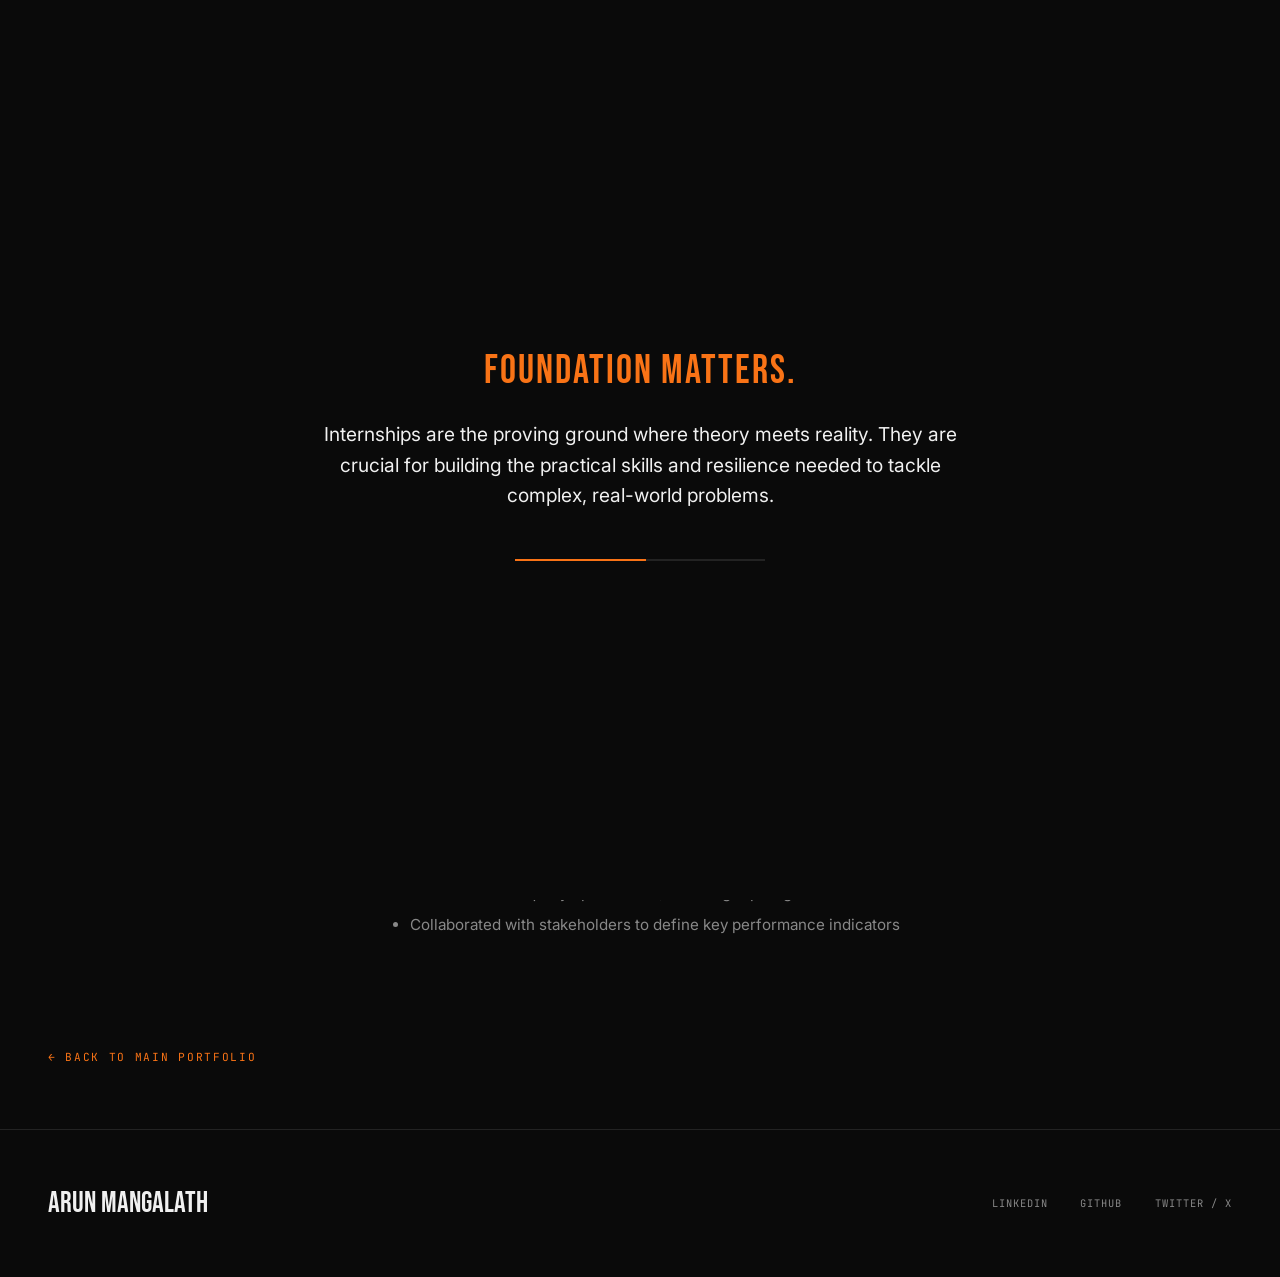
<file: internships.html>
<!DOCTYPE html>
<html lang="en">

<head>
  <meta charset="UTF-8">
  <meta name="viewport" content="width=device-width, initial-scale=1.0">
  <title>Arun M — Internships</title>
  <meta name="description" content="Arun M's early career and internships.">
  <link rel="preconnect" href="https://fonts.googleapis.com">
  <link href="https://fonts.googleapis.com/css2?family=Bebas+Neue&family=Inter:wght@400;500;600&family=JetBrains+Mono:wght@400;500&display=swap" rel="stylesheet">
  <style>
    :root {
      --bg: #0a0a0a;
      --fg: #f0f0f0;
      --muted: #888;
      --accent: #f97316;
      --border: rgba(255, 255, 255, 0.1);
      --mono: 'JetBrains Mono', monospace;
      --sans: 'Inter', sans-serif;
      --display: 'Bebas Neue', sans-serif;
    }

    * {
      margin: 0;
      padding: 0;
      box-sizing: border-box;
    }

    html {
      scroll-behavior: smooth;
    }

    body {
      background: var(--bg);
      color: var(--fg);
      font-family: var(--sans);
      overflow-x: hidden;
      -webkit-font-smoothing: antialiased;
    }

    /* NAV */
    nav {
      position: fixed;
      top: 0;
      left: 0;
      right: 0;
      z-index: 200;
      padding: 1.8rem 3rem;
      display: flex;
      justify-content: space-between;
      align-items: center;
      background: rgba(10, 10, 10, 0.8);
      backdrop-filter: blur(10px);
    }

    .nav-logo {
      font-family: var(--mono);
      font-size: 0.75rem;
      letter-spacing: 0.15em;
      color: var(--fg);
      text-transform: uppercase;
    }

    .nav-links {
      display: flex;
      gap: 2rem;
    }

    .nav-links a {
      font-family: var(--mono);
      font-size: 0.72rem;
      letter-spacing: 0.1em;
      text-transform: uppercase;
      color: var(--muted);
      text-decoration: none;
      transition: color .3s;
    }

    .nav-links a:hover {
      color: var(--fg);
    }

    /* PRELOADER */
    #preloader {
      position: fixed;
      inset: 0;
      background: var(--bg);
      z-index: 9999;
      display: flex;
      flex-direction: column;
      justify-content: center;
      align-items: center;
      padding: 2rem;
      text-align: center;
      transition: opacity 0.8s ease, visibility 0.8s ease;
    }

    .preloader-msg {
      font-family: var(--sans);
      font-size: 1.2rem;
      color: var(--fg);
      margin-bottom: 3rem;
      max-width: 650px;
      line-height: 1.6;
    }

    .preloader-msg span {
      color: var(--accent);
      font-family: var(--display);
      font-size: 2.5rem;
      letter-spacing: 0.05em;
      display: block;
      margin-bottom: 1rem;
    }

    .loading-bar-container {
      width: 250px;
      height: 2px;
      background: var(--border);
      position: relative;
    }

    .loading-bar {
      position: absolute;
      top: 0;
      left: 0;
      height: 100%;
      width: 0%;
      background: var(--accent);
      transition: width 0.1s linear;
    }

    /* MAIN CONTENT */
    main {
      position: relative;
      z-index: 10;
      padding-top: 8rem;
    }

    .scene {
      min-height: 100vh;
      display: flex;
      flex-direction: column;
      justify-content: flex-start;
      padding: 4rem 3rem;
    }

    h2 {
      font-family: var(--display);
      font-size: clamp(3.5rem, 9vw, 8rem);
      line-height: .9;
      color: var(--fg);
      margin-bottom: 2.5rem;
    }

    h3 {
      font-size: 1.1rem;
      font-weight: 600;
      color: var(--fg);
      margin-bottom: .5rem;
    }

    p {
      font-size: 1rem;
      line-height: 1.8;
      color: var(--muted);
    }

    .sec-label {
      font-family: var(--mono);
      font-size: 0.72rem;
      letter-spacing: .2em;
      text-transform: uppercase;
      color: var(--accent);
      margin-bottom: 1.2rem;
      display: block;
    }

    /* Exp */
    .exp-logo-link {
      display: inline-block;
      margin-bottom: 1.2rem;
      transition: opacity 0.3s ease;
    }
    .exp-logo-link:hover {
      opacity: 0.8;
    }
    .exp-logo {
      height: 36px;
      max-width: 160px;
      object-fit: contain;
      background: rgba(255, 255, 255, 0.95);
      padding: 0.4rem 0.8rem;
      border-radius: 6px;
    }

    .exp-card {
      max-width: 900px;
      border-top: 1px solid var(--border);
      padding: 2.5rem 0;
      display: grid;
      grid-template-columns: 1fr 2fr;
      gap: 4rem;
    }

    .exp-co {
      font-family: var(--mono);
      font-size: 0.72rem;
      letter-spacing: .08em;
      text-transform: uppercase;
      color: var(--accent);
    }

    .exp-period {
      font-family: var(--mono);
      font-size: 0.68rem;
      color: var(--muted);
      margin-top: .3rem;
    }

    .exp-body ul {
      padding-left: 1.2rem;
      line-height: 2.1;
      color: var(--muted);
      font-size: .95rem;
    }

    /* Footer */
    footer {
      border-top: 1px solid var(--border);
      padding: 3.5rem 3rem;
      display: flex;
      justify-content: space-between;
      align-items: center;
      position: relative;
      z-index: 10;
    }

    .foot-name {
      font-family: var(--display);
      font-size: 1.8rem;
      color: var(--fg);
    }

    .foot-links {
      display: flex;
      gap: 2rem;
    }

    .foot-links a {
      font-family: var(--mono);
      font-size: .65rem;
      letter-spacing: .1em;
      text-transform: uppercase;
      color: var(--muted);
      text-decoration: none;
      transition: color .3s;
    }

    .foot-links a:hover {
      color: var(--fg);
    }

    /* Reveal */
    .reveal {
      opacity: 0;
      transform: translateY(28px);
      transition: opacity .9s cubic-bezier(.16, 1, .3, 1), transform .9s cubic-bezier(.16, 1, .3, 1);
    }

    .reveal.up {
      opacity: 1;
      transform: translateY(0);
    }

    @media(max-width:768px) {
      nav {
        padding: 1.5rem;
      }

      .exp-card {
        grid-template-columns: 1fr;
      }

      .scene {
        padding: 4rem 1.5rem;
      }

      footer {
        flex-direction: column;
        gap: 1.5rem;
        text-align: center;
      }
    }
  </style>
</head>

<body>

  <!-- PRELOADER -->
  <div id="preloader">
    <div class="preloader-msg">
      <span>FOUNDATION MATTERS.</span>
      Internships are the proving ground where theory meets reality. They are crucial for building the practical skills and resilience needed to tackle complex, real-world problems.
    </div>
    <div class="loading-bar-container">
      <div class="loading-bar" id="loadingBar"></div>
    </div>
  </div>

  <nav>
    <div class="nav-logo">Arun M — Internships</div>
    <div class="nav-links">
      <a href="index.html#about">About</a>
      <a href="index.html#work">Work</a>
      <a href="index.html#projects">Projects</a>
      <a href="index.html#skills">Skills</a>
    </div>
  </nav>

  <main>
    <section class="scene">
      <span class="sec-label reveal">The Journey</span>
      <h2 class="reveal">EARLY<br>EXPERIENCE.</h2>
      
      <div class="exp-card reveal">
        <div>
          <div class="exp-co">Tech Innovation Labs</div>
          <h3 style="margin-top:.5rem;">Data Science Intern</h3>
          <div class="exp-period">Jan 2024 — May 2024</div>
        </div>
        <div class="exp-body">
          <p style="color:var(--fg);font-weight:500;margin-bottom:1rem;">Predictive Modeling</p>
          <ul>
            <li>Developed baseline machine learning models to forecast operational metrics</li>
            <li>Conducted extensive exploratory data analysis (EDA) to identify core features</li>
            <li>Built an automated data pipeline to clean and preprocess raw datasets</li>
          </ul>
        </div>
      </div>

      <div class="exp-card reveal">
        <div>
          <div class="exp-co">Global Analytics Inc.</div>
          <h3 style="margin-top:.5rem;">Data Analyst Intern</h3>
          <div class="exp-period">Jun 2023 — Aug 2023</div>
        </div>
        <div class="exp-body">
          <p style="color:var(--fg);font-weight:500;margin-bottom:1rem;">Business Intelligence</p>
          <ul>
            <li>Created interactive Power BI dashboards for real-time monitoring</li>
            <li>Assisted in SQL query optimization, reducing report generation time</li>
            <li>Collaborated with stakeholders to define key performance indicators</li>
          </ul>
        </div>
      </div>
      
      <div style="margin-top: 4rem;" class="reveal">
        <a href="index.html#work" style="font-family:var(--mono);font-size:.7rem;letter-spacing:.15em;text-transform:uppercase;color:var(--accent);text-decoration:none;display:inline-flex;align-items:center;gap:.5rem;">
          ← Back to Main Portfolio
        </a>
      </div>
    </section>
  </main>

  <footer>
    <div class="foot-name">ARUN MANGALATH</div>
    <div class="foot-links">
      <a href="#">LinkedIn</a>
      <a href="#">GitHub</a>
      <a href="#">Twitter / X</a>
    </div>
  </footer>

  <script>
    document.addEventListener('DOMContentLoaded', () => {
      // Preloader logic
      const bar = document.getElementById('loadingBar');
      const preloader = document.getElementById('preloader');
      let width = 0;
      
      const interval = setInterval(() => {
        width += Math.random() * 15;
        if (width >= 100) {
          width = 100;
          bar.style.width = width + '%';
          clearInterval(interval);
          setTimeout(() => {
            preloader.style.opacity = '0';
            preloader.style.visibility = 'hidden';
            
            // Trigger reveals after preloader hides
            setTimeout(() => {
              document.querySelectorAll('.reveal').forEach(el => el.classList.add('up'));
            }, 100);
          }, 600);
        } else {
          bar.style.width = width + '%';
        }
      }, 150);

      // Reveal observer for scroll (if content overflows)
      const ro = new IntersectionObserver(
        e => e.forEach(x => { if (x.isIntersecting) x.target.classList.add('up'); }),
        { threshold: 0.1 }
      );
      document.querySelectorAll('.reveal').forEach(el => ro.observe(el));
    });
  </script>
</body>
</html>
</file>
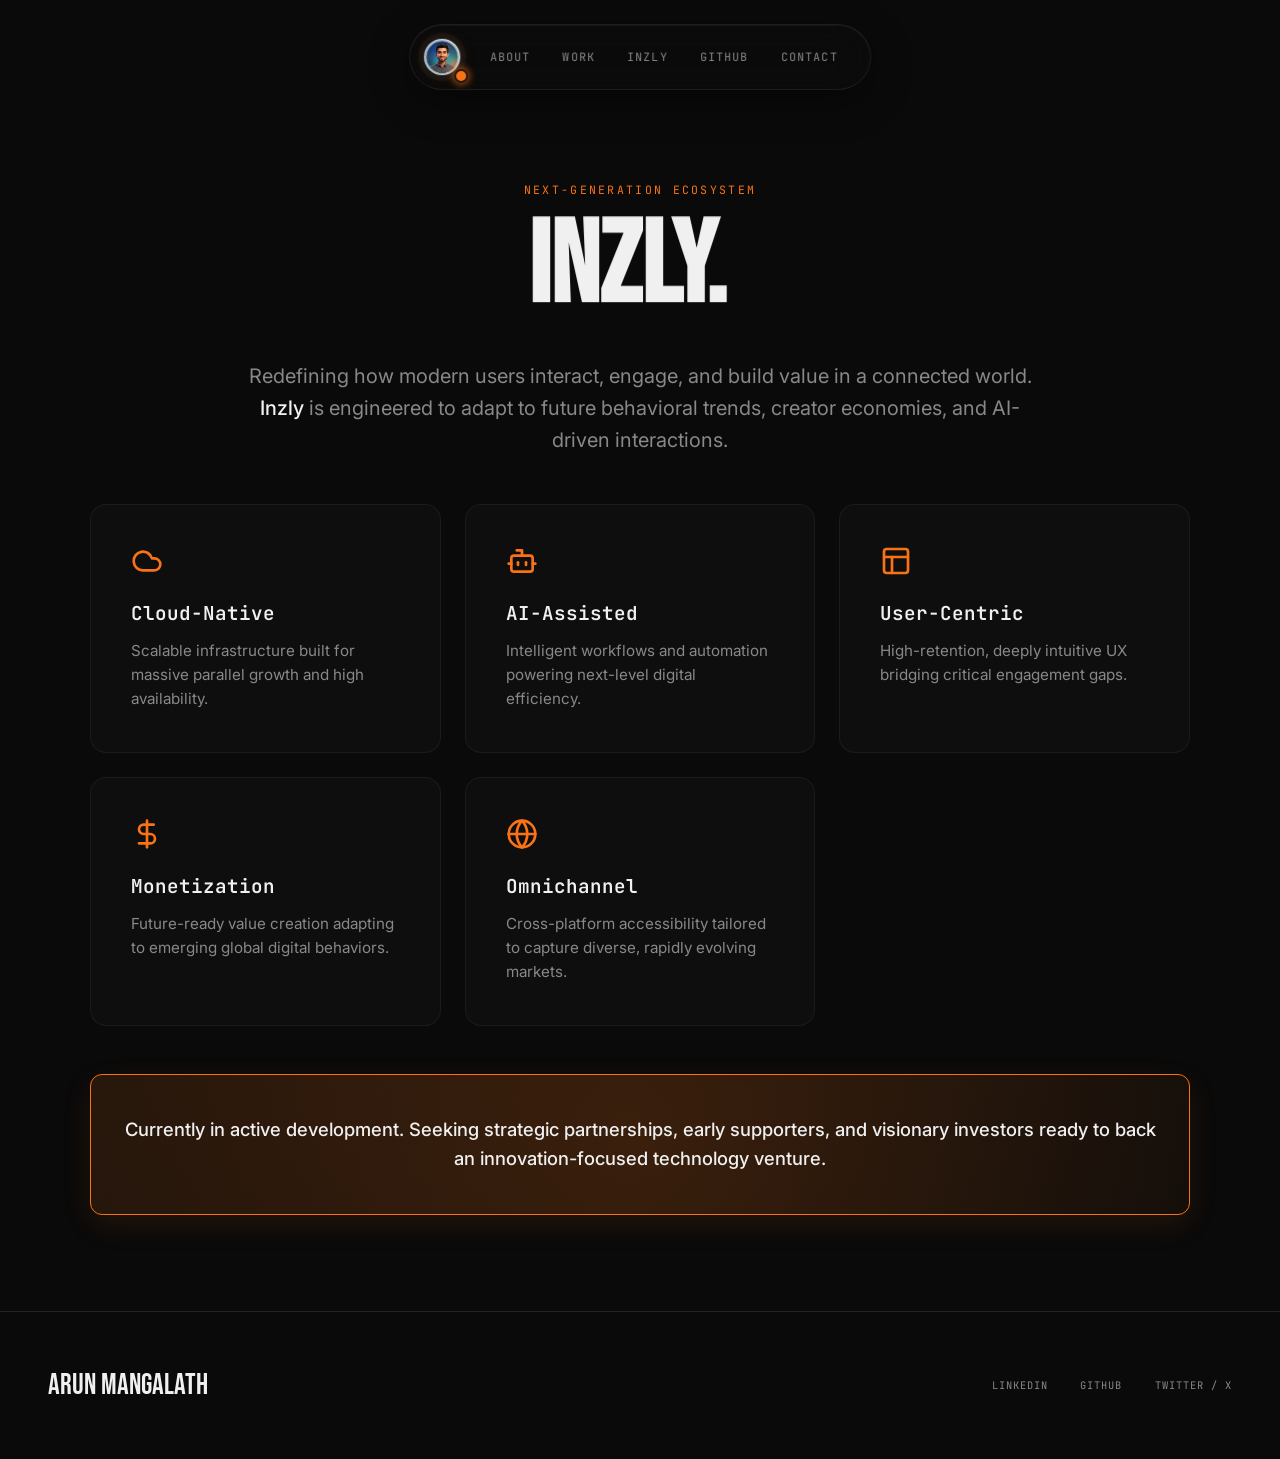
<file: inzly.html>
<!DOCTYPE html>
<html lang="en">

<head>
  <meta charset="UTF-8">
  <meta name="viewport" content="width=device-width, initial-scale=1.0">
  <title>Arun M — Data Scientist & AI Builder</title>
  <meta name="description" content="Arun M — Data Scientist, AI Builder, Founder of Inzly & Vizify.">
  <link rel="icon" type="image/png" href="nav_avatar.png">
  <link rel="preconnect" href="https://fonts.googleapis.com">
  <link rel="preconnect" href="https://fonts.gstatic.com" crossorigin>
  <link
    href="https://fonts.googleapis.com/css2?family=Bebas+Neue&family=Inter:wght@400;500;600;700&family=JetBrains+Mono:wght@400;500&display=swap"
    rel="stylesheet">
  <style>
    :root {
      --bg: #0a0a0a;
      --fg: #f0f0f0;
      --muted: #888;
      --accent: #f97316;
      --border: rgba(255, 255, 255, 0.1);
      --mono: 'JetBrains Mono', monospace;
      --sans: 'Inter', sans-serif;
      --display: 'Bebas Neue', sans-serif;
    }

    * {
      margin: 0;
      padding: 0;
      box-sizing: border-box;
    }

    html {
      scroll-behavior: smooth;
    }

    body {
      background: var(--bg);
      color: var(--fg);
      font-family: var(--sans);
      overflow-x: hidden;
      -webkit-font-smoothing: antialiased;
    }

    /* DYNAMIC ISLAND NAV */
    nav {
      position: fixed;
      top: 1.5rem;
      left: 50%;
      transform: translateX(-50%);
      z-index: 900;
      display: flex;
      align-items: center;
      background: rgba(12, 12, 12, 0.7);
      backdrop-filter: blur(24px);
      -webkit-backdrop-filter: blur(24px);
      border: 1px solid rgba(255, 255, 255, 0.08);
      border-radius: 100px;
      padding: 0.5rem;
      transition: all 0.6s cubic-bezier(0.22, 1, 0.36, 1);
      box-shadow: 0 10px 40px rgba(0, 0, 0, 0.4), inset 0 1px 0 rgba(255, 255, 255, 0.05);
      overflow: hidden;
    }

    nav.nav-hidden {
      transform: translate(-50%, -150%);
      opacity: 0;
      pointer-events: none;
    }

    .nav-logo {
      background: rgba(255, 255, 255, 0.03);
      padding: 0.3rem;
      border-radius: 50%;
      cursor: default;
      display: flex;
      align-items: center;
      justify-content: center;
      transition: all 0.4s ease;
      position: relative;
    }

    .nav-avatar-img {
      width: 38px;
      height: 38px;
      border-radius: 50%;
      object-fit: cover;
      border: 1px solid rgba(255, 255, 255, 0.15);
      box-shadow: 0 0 15px rgba(249, 115, 22, 0.15);
      transition: transform 0.3s ease, box-shadow 0.3s ease;
    }

    nav:hover .nav-avatar-img {
      transform: scale(1.05);
      box-shadow: 0 0 20px rgba(249, 115, 22, 0.4);
    }

    .nav-logo::before {
      content: '';
      position: absolute;
      bottom: -2px;
      right: -2px;
      display: block;
      width: 10px;
      height: 10px;
      background: var(--accent);
      border-radius: 50%;
      border: 2px solid rgba(15, 15, 15, 0.9);
      box-shadow: 0 0 8px var(--accent);
      transition: transform 0.3s ease;
      z-index: 2;
    }

    nav:hover .nav-logo::before {
      transform: scale(1.2);
    }

    .nav-links {
      display: flex;
      align-items: center;
      max-width: 0;
      opacity: 0;
      gap: 0;
      transition: all 0.6s cubic-bezier(0.22, 1, 0.36, 1);
      pointer-events: none;
    }

    /* Expand when hovered or at the top of the page */
    nav:hover .nav-links,
    nav.at-top .nav-links {
      max-width: 600px;
      opacity: 1;
      gap: 2rem;
      padding-left: 1.5rem;
      padding-right: 1.5rem;
      pointer-events: auto;
    }

    .nav-links a {
      font-family: var(--mono);
      font-size: 0.72rem;
      letter-spacing: 0.1em;
      text-transform: uppercase;
      color: var(--muted);
      text-decoration: none;
      transition: color .3s;
      position: relative;
      white-space: nowrap;
    }

    .nav-links a:hover {
      color: var(--fg);
    }

    .nav-links a::after {
      content: '';
      position: absolute;
      bottom: -6px;
      left: 0;
      width: 100%;
      height: 1px;
      background: var(--accent);
      transform: scaleX(0);
      transform-origin: right;
      transition: transform 0.3s ease;
    }

    .nav-links a:hover::after {
      transform: scaleX(1);
      transform-origin: left;
    }

    /* ═══ HERO ═══ */
    .hero {
      position: relative;
      width: 100%;
      height: 100vh;
      overflow: hidden;
      display: flex;
      align-items: center;
      justify-content: center;
    }

    /* Bottom fade to blend hero smoothly into the next section */
    .hero::after {
      content: '';
      position: absolute;
      bottom: 0;
      left: 0;
      width: 100%;
      height: 15vh;
      /* Height of the fade */
      background: linear-gradient(to bottom, transparent, var(--bg));
      z-index: 4;
      /* Above the face but below UI elements */
      pointer-events: none;
    }

    /* Gradient bg */
    .hero-bg {
      position: absolute;
      inset: 0;
      z-index: 0;
      background: radial-gradient(ellipse 80% 80% at 50% 60%, rgba(249, 115, 22, 0.35) 0%, rgba(220, 80, 50, 0.2) 40%, rgba(10, 10, 10, 1) 80%);
    }

    /* Giant name — behind face */
    .hero-name {
      position: absolute;
      inset: 0;
      z-index: 1;
      display: flex;
      align-items: center;
      justify-content: center;
      pointer-events: none;
      overflow: hidden;
    }

    .hero-name-text {
      font-family: var(--display);
      font-size: clamp(3rem, 12vw, 15rem);
      line-height: 1;
      letter-spacing: 0.04em;
      color: var(--fg);
      opacity: 0.18;
      white-space: nowrap;
      user-select: none;
    }

    /* Face stack */
    .face-stack {
      position: absolute;
      bottom: 0;
      left: 50%;
      transform: translateX(-50%);
      z-index: 2;
      height: 92%;
      width: 520px;
      /* explicit width so both images share same box */
      pointer-events: auto;
      cursor: none;
      /* Softly fade out the bottom of the image so there is never a hard cut-off during scroll */
      -webkit-mask-image: linear-gradient(to bottom, black 0%, black 85%, transparent 100%);
      mask-image: linear-gradient(to bottom, black 0%, black 85%, transparent 100%);
    }

    .hero-face {
      position: absolute;
      bottom: 0;
      left: 0;
      height: 100%;
      width: 100%;
      object-fit: contain;
      object-position: bottom center;
      display: block;
      pointer-events: none;
    }



    /* Roles list — bottom left */
    .hero-roles {
      position: absolute;
      bottom: 3.5rem;
      left: 3rem;
      z-index: 3;
    }

    .hero-role {
      display: flex;
      align-items: baseline;
      gap: 1rem;
      margin-bottom: 0.6rem;
      animation: fadeUp .8s cubic-bezier(.16, 1, .3, 1) both;
    }

    .hero-role:nth-child(1) {
      animation-delay: .4s;
    }

    .hero-role:nth-child(2) {
      animation-delay: .55s;
    }

    .hero-role:nth-child(3) {
      animation-delay: .7s;
    }

    .role-num {
      font-family: var(--mono);
      font-size: 0.62rem;
      color: var(--accent);
      letter-spacing: 0.1em;
    }

    .role-txt {
      font-family: var(--sans);
      font-size: 1.2rem;
      font-weight: 600;
      color: var(--fg);
    }



    /* Intro text — top right */
    .hero-intro {
      position: absolute;
      top: 6rem;
      right: 3rem;
      z-index: 3;
      max-width: 260px;
      text-align: right;
      animation: fadeUp .8s cubic-bezier(.16, 1, .3, 1) .3s both;
    }

    .hero-intro-name {
      font-family: var(--sans);
      font-size: 1rem;
      font-weight: 600;
      color: var(--fg);
      margin-bottom: 0.6rem;
    }

    .hero-intro p {
      font-size: 0.85rem;
      line-height: 1.7;
      color: var(--muted);
    }

    /* Scroll cue */
    .hero-scroll {
      position: absolute;
      bottom: 3.5rem;
      right: 3rem;
      z-index: 3;
      display: flex;
      align-items: center;
      gap: 0.8rem;
      opacity: 0.5;
      animation: fadeUp .8s cubic-bezier(.16, 1, .3, 1) .9s both;
    }

    .hero-scroll span {
      font-family: var(--mono);
      font-size: 0.62rem;
      letter-spacing: 0.2em;
      text-transform: uppercase;
    }

    .hero-scroll-line {
      width: 40px;
      height: 1px;
      background: var(--muted);
    }

    @keyframes fadeUp {
      from {
        opacity: 0;
        transform: translateY(20px);
      }

      to {
        opacity: 1;
        transform: translateY(0);
      }
    }

    /* ═══ MAIN CONTENT ═══ */
    main {
      position: relative;
      z-index: 10;
    }

    .scene {
      min-height: 100vh;
      display: flex;
      flex-direction: column;
      justify-content: center;
      padding: 8rem 3rem;
    }

    h2 {
      font-family: var(--display);
      font-size: clamp(3.5rem, 9vw, 8rem);
      line-height: .9;
      color: var(--fg);
      margin-bottom: 2.5rem;
    }

    h3 {
      font-size: 1.1rem;
      font-weight: 600;
      color: var(--fg);
      margin-bottom: .5rem;
    }

    p {
      font-size: 1rem;
      line-height: 1.8;
      color: var(--muted);
    }

    .sec-label {
      font-family: var(--mono);
      font-size: 0.72rem;
      letter-spacing: .2em;
      text-transform: uppercase;
      color: var(--accent);
      margin-bottom: 1.2rem;
      display: block;
    }

    /* About */
    .about-grid {
      display: grid;
      grid-template-columns: 1fr 1fr;
      gap: 6rem;
      max-width: 1100px;
      align-items: start;
    }

    .about-grid p {
      font-size: 1.05rem;
      line-height: 1.9;
    }

    .about-grid p+p {
      margin-top: 1.4rem;
    }

    /* Stats */
    .stats-row {
      display: grid;
      grid-template-columns: repeat(4, 1fr);
      border: 1px solid var(--border);
      overflow: hidden;
      max-width: 1000px;
      margin: 0 auto;
    }

    .stat-box {
      padding: 3rem 2rem;
      border-right: 1px solid var(--border);
      text-align: center;
    }

    .stat-box:last-child {
      border-right: none;
    }

    .stat-num {
      font-family: var(--display);
      font-size: 5rem;
      color: var(--accent);
      line-height: 1;
    }

    .stat-txt {
      font-family: var(--mono);
      font-size: 0.62rem;
      letter-spacing: .15em;
      text-transform: uppercase;
      color: var(--muted);
      margin-top: .5rem;
    }

    /* Exp */
    .exp-wrapper {
      position: relative;
      max-width: 1200px;
      padding-left: 2.5rem;
      margin-top: 2rem;
    }

    .timeline-line {
      position: absolute;
      left: 0;
      top: 0;
      bottom: 0;
      width: 1px;
      background: var(--border);
    }

    .timeline-progress {
      position: absolute;
      left: 0;
      top: 0;
      width: 1px;
      height: 0;
      background: var(--accent);
      box-shadow: 0 0 10px var(--accent);
      transition: height 0.1s linear;
    }

    .timeline-dot {
      position: absolute;
      left: -5px;
      width: 11px;
      height: 11px;
      border-radius: 50%;
      background: var(--bg);
      border: 1px solid var(--border);
      transition: background 0.3s, box-shadow 0.3s, border-color 0.3s;
      z-index: 2;
    }

    .timeline-dot.active {
      background: var(--accent);
      border-color: var(--accent);
      box-shadow: 0 0 10px rgba(249, 115, 22, 0.5);
    }

    .exp-logo-link {
      display: inline-block;
      margin-bottom: 1.2rem;
      transition: opacity 0.3s ease;
    }

    .exp-logo-link:hover {
      opacity: 0.8;
    }

    .exp-logo {
      height: 36px;
      max-width: 160px;
      object-fit: contain;
      background: rgba(255, 255, 255, 0.95);
      padding: 0.4rem 0.8rem;
      border-radius: 6px;
    }

    .exp-card {
      position: relative;
      border-top: 1px solid var(--border);
      padding: 3rem 2rem;
      display: grid;
      grid-template-columns: 1fr 2fr 1.2fr;
      gap: 3rem;
      border-radius: 12px;
      transition: background 0.3s, border-color 0.3s;
      overflow: hidden;
      margin-bottom: 1rem;
    }

    .exp-card:first-child {
      border-top: none;
    }

    .exp-card:hover {
      background: rgba(255, 255, 255, 0.02);
      border-color: transparent;
    }

    .exp-card::before {
      content: "";
      position: absolute;
      top: 0;
      left: 0;
      right: 0;
      bottom: 0;
      border-radius: 12px;
      background: radial-gradient(800px circle at var(--mouse-x, -1000px) var(--mouse-y, -1000px), rgba(249, 115, 22, 0.06), transparent 40%);
      z-index: 0;
      pointer-events: none;
      opacity: 0;
      transition: opacity 0.5s;
    }

    .exp-card:hover::before {
      opacity: 1;
    }

    .exp-card>div:not(.timeline-dot) {
      position: relative;
      z-index: 1;
    }

    .exp-co {
      font-family: var(--mono);
      font-size: 0.72rem;
      letter-spacing: .08em;
      text-transform: uppercase;
      color: var(--accent);
    }

    .exp-period {
      font-family: var(--mono);
      font-size: 0.68rem;
      color: var(--muted);
      margin-top: .3rem;
    }

    .exp-body ul {
      padding-left: 1.2rem;
      line-height: 2.1;
      color: var(--muted);
      font-size: .95rem;
    }

    .exp-metrics {
      display: flex;
      gap: 2.5rem;
      margin-top: 1.8rem;
      padding-top: 1.5rem;
      border-top: 1px solid rgba(255, 255, 255, 0.05);
    }

    .metric-box {
      display: flex;
      flex-direction: column;
    }

    .metric-val {
      font-family: var(--display);
      font-size: 2.2rem;
      color: var(--fg);
      line-height: 1;
      margin-bottom: 0.3rem;
    }

    .metric-val span {
      color: var(--accent);
      font-size: 1.2rem;
      margin-left: 2px;
    }

    .metric-lbl {
      font-family: var(--mono);
      font-size: 0.65rem;
      letter-spacing: 0.1em;
      text-transform: uppercase;
      color: var(--muted);
    }

    .archive-link {
      display: inline-flex;
      align-items: center;
      gap: 0.8rem;
      padding: 1rem 1.5rem;
      border: 1px solid var(--border);
      border-radius: 6px;
      text-decoration: none;
      color: var(--fg);
      font-family: var(--mono);
      font-size: 0.72rem;
      text-transform: uppercase;
      letter-spacing: 0.1em;
      transition: all 0.3s;
      background: rgba(10, 10, 10, 0.5);
      position: relative;
      overflow: hidden;
      margin-top: 1rem;
    }

    .archive-link::before {
      content: '';
      position: absolute;
      top: 0;
      left: -100%;
      width: 100%;
      height: 100%;
      background: linear-gradient(90deg, transparent, rgba(249, 115, 22, 0.15), transparent);
      transition: left 0.6s ease;
      z-index: 0;
    }

    .archive-link:hover::before {
      left: 100%;
    }

    .archive-link:hover {
      border-color: var(--accent);
      color: var(--accent);
      transform: translateX(5px);
    }

    .archive-link span,
    .archive-link div {
      position: relative;
      z-index: 1;
    }

    /* Tools Connectors */
    .tools-flow {
      position: relative;
      width: 100%;
      height: 100%;
      min-height: 380px;
      z-index: 1;
    }

    .tool-node {
      position: absolute;
      width: 44px;
      height: 44px;
      background: rgba(20, 20, 20, 0.9);
      border: 1px solid rgba(255, 255, 255, 0.08);
      border-radius: 50%;
      display: flex;
      align-items: center;
      justify-content: center;
      transition: transform 0.4s cubic-bezier(0.175, 0.885, 0.32, 1.275), border-color 0.3s, box-shadow 0.3s;
      cursor: pointer;
      z-index: 2;
    }

    .tool-node img {
      width: 20px;
      height: 20px;
      object-fit: contain;
      filter: grayscale(1) opacity(0.6);
      transition: filter 0.3s;
    }

    .tool-node.lucide-icon img {
      filter: invert(1) opacity(0.5);
    }

    .tool-node:hover,
    .tool-node.active {
      border-color: var(--accent);
      box-shadow: 0 0 15px rgba(249, 115, 22, 0.4);
      transform: scale(1.15);
      z-index: 10;
    }

    .tool-node:hover img,
    .tool-node.active img {
      filter: grayscale(0) opacity(1);
    }

    .tool-node.lucide-icon:hover img,
    .tool-node.lucide-icon.active img {
      filter: invert(0.6) sepia(1) saturate(5) hue-rotate(345deg);
    }

    .tool-node::after {
      content: attr(data-tooltip);
      position: absolute;
      bottom: -28px;
      left: 50%;
      transform: translateX(-50%) translateY(5px);
      background: var(--fg);
      color: var(--bg);
      font-family: var(--mono);
      font-size: 0.6rem;
      padding: 0.3rem 0.6rem;
      border-radius: 4px;
      white-space: nowrap;
      opacity: 0;
      pointer-events: none;
      transition: opacity 0.3s, transform 0.3s;
      box-shadow: 0 4px 10px rgba(0, 0, 0, 0.3);
      z-index: 20;
    }

    .tool-node:hover::after,
    .tool-node.active::after {
      opacity: 1;
      transform: translateX(-50%) translateY(0);
    }

    .connector-svg {
      position: absolute;
      top: 0;
      left: 0;
      width: 100%;
      height: 100%;
      pointer-events: none;
      z-index: 0;
    }

    /* Projects */
    .projects-grid {
      display: grid;
      grid-template-columns: 1fr 1fr;
      gap: 1px;
      background: var(--border);
      max-width: 1100px;
      margin: 0 auto;
    }

    .proj-card {
      background: var(--bg);
      padding: 3rem;
      transition: background .3s;
    }

    .proj-card:hover {
      background: #111;
    }

    .proj-tag {
      font-family: var(--mono);
      font-size: 0.68rem;
      letter-spacing: .12em;
      text-transform: uppercase;
      color: var(--accent);
      margin-bottom: 1.2rem;
      display: block;
    }

    .proj-title {
      font-family: var(--display);
      font-size: 3.5rem;
      line-height: 1;
      color: var(--fg);
      margin-bottom: 1.2rem;
    }

    .proj-pills {
      display: flex;
      flex-wrap: wrap;
      gap: .4rem;
      margin-top: 1.2rem;
    }

    .proj-pill {
      font-family: var(--mono);
      font-size: .65rem;
      letter-spacing: .08em;
      text-transform: uppercase;
      padding: .3rem .8rem;
      border: 1px solid var(--border);
      color: var(--muted);
    }

    /* GitHub Repos */
    .repo-grid {
      display: grid;
      grid-template-columns: repeat(auto-fit, minmax(320px, 1fr));
      gap: 1.5rem;
      max-width: 1100px;
      margin-top: 2rem;
    }

    .repo-card {
      background: rgba(255, 255, 255, 0.02);
      border: 1px solid var(--border);
      border-radius: 12px;
      padding: 2rem;
      text-decoration: none;
      display: flex;
      flex-direction: column;
      transition: all 0.3s ease;
      position: relative;
      overflow: hidden;
    }

    .repo-card:hover {
      background: rgba(255, 255, 255, 0.04);
      border-color: var(--accent);
      transform: translateY(-5px);
      box-shadow: 0 10px 30px rgba(0, 0, 0, 0.5), 0 0 15px rgba(249, 115, 22, 0.1);
    }

    .repo-card::before {
      content: '';
      position: absolute;
      top: 0;
      left: 0;
      width: 100%;
      height: 3px;
      background: var(--accent);
      transform: scaleX(0);
      transform-origin: left;
      transition: transform 0.4s ease;
    }

    .repo-card:hover::before {
      transform: scaleX(1);
    }

    .repo-header {
      display: flex;
      align-items: center;
      margin-bottom: 1rem;
      width: 100%;
    }

    .repo-title-row {
      display: flex;
      align-items: center;
      gap: 0.8rem;
    }

    .repo-badge {
      font-family: var(--mono);
      font-size: 0.65rem;
      color: var(--muted);
      border: 1px solid rgba(255, 255, 255, 0.2);
      border-radius: 20px;
      padding: 0.1rem 0.5rem;
      margin-left: auto;
    }

    .repo-icon {
      color: var(--muted);
      transition: color 0.3s;
    }

    .repo-card:hover .repo-icon {
      color: var(--accent);
    }

    .repo-name {
      font-family: var(--mono);
      font-size: 1.1rem;
      font-weight: 600;
      color: var(--fg);
    }

    .repo-desc {
      font-size: 0.9rem;
      line-height: 1.6;
      color: var(--muted);
      flex-grow: 1;
      margin-bottom: 2rem;
    }

    .repo-footer {
      display: flex;
      justify-content: space-between;
      align-items: center;
      font-family: var(--mono);
      font-size: 0.75rem;
      color: var(--muted);
    }

    .repo-lang {
      display: flex;
      align-items: center;
      gap: 0.4rem;
    }

    .lang-color {
      width: 10px;
      height: 10px;
      border-radius: 50%;
    }

    .repo-stats {
      display: flex;
      gap: 1rem;
    }

    .stat {
      display: flex;
      align-items: center;
      gap: 0.3rem;
    }

    /* Beyond */
    .beyond-grid {
      display: grid;
      grid-template-columns: 1fr 1fr;
      gap: 1px;
      background: var(--border);
      max-width: 860px;
      margin: 0 auto;
    }

    .beyond-card {
      background: var(--bg);
      padding: 3rem;
    }

    .beyond-icon {
      font-size: 2rem;
      margin-bottom: 1rem;
    }

    /* Philosophy */
    blockquote {
      font-family: var(--display);
      font-size: clamp(2.5rem, 5vw, 4.5rem);
      line-height: 1.1;
      color: var(--fg);
      max-width: 900px;
      margin: 0 auto;
      text-align: center;
    }

    /* Footer */
    footer {
      border-top: 1px solid var(--border);
      padding: 3.5rem 3rem;
      display: flex;
      justify-content: space-between;
      align-items: center;
      position: relative;
      z-index: 10;
    }

    .foot-name {
      font-family: var(--display);
      font-size: 1.8rem;
      color: var(--fg);
    }

    .foot-links {
      display: flex;
      gap: 2rem;
    }

    .foot-links a {
      font-family: var(--mono);
      font-size: .65rem;
      letter-spacing: .1em;
      text-transform: uppercase;
      color: var(--muted);
      text-decoration: none;
      transition: color .3s;
    }

    .foot-links a:hover {
      color: var(--fg);
    }

    /* Reveal */
    .reveal {
      opacity: 0;
      transform: translateY(28px);
      transition: opacity .9s cubic-bezier(.16, 1, .3, 1), transform .9s cubic-bezier(.16, 1, .3, 1);
    }

    .reveal.up {
      opacity: 1;
      transform: translateY(0);
    }

    /* Scroll progress bar */
    #scroll-bar {
      position: fixed;
      top: 0;
      right: 0;
      width: 3px;
      height: 0%;
      background: var(--accent);
      z-index: 500;
      transition: height .05s linear;
    }

    /* Section h2 parallax skew — JS sets --skew */
    .scene h2 {
      will-change: transform;
    }

    /* Responsive */
    @media(max-width:768px) {
      nav {
        padding: 1.5rem;
      }

      .about-grid,
      .stats-row,
      .projects-grid,
      .beyond-grid {
        grid-template-columns: 1fr;
      }

      .exp-card {
        grid-template-columns: 1fr;
      }

      .exp-wrapper {
        padding-left: 1.5rem;
      }

      .scene {
        padding: 6rem 1.5rem;
      }

      @keyframes toolNodeBlink {

        0%,
        100% {
          border-color: rgba(255, 255, 255, 0.08);
          box-shadow: none;
        }

        50% {
          border-color: rgba(249, 115, 22, 0.4);
          box-shadow: 0 0 10px rgba(249, 115, 22, 0.2);
        }
      }

      .tool-node:not(.active) {
        animation: toolNodeBlink 2s infinite ease-in-out;
      }

      .hero-name-text {
        font-size: 15vw;
        white-space: normal;
        text-align: center;
        line-height: 0.9;
      }

      .hero-roles {
        left: 1.5rem;
      }

      .hero-intro {
        display: none;
      }

      footer {
        flex-direction: column;
        gap: 1.5rem;
        text-align: center;
      }
    }

    @media(prefers-reduced-motion:reduce) {

      .reveal,
      .hero-role,
      .hero-intro,
      .hero-scroll {
        transition: none;
        animation: none;
        opacity: 1;
        transform: none;
      }
    }

    /* Inzly Bento Layout */
    .inzly-bento {
      display: grid;
      grid-template-columns: repeat(auto-fit, minmax(280px, 1fr));
      gap: 1.5rem;
      margin: 3rem 0;
    }
    .bento-card {
      background: rgba(255, 255, 255, 0.02);
      border: 1px solid rgba(255, 255, 255, 0.05);
      border-radius: 16px;
      padding: 2.5rem;
      position: relative;
      overflow: hidden;
      transition: transform 0.4s cubic-bezier(0.175, 0.885, 0.32, 1.275), box-shadow 0.4s ease, border-color 0.4s ease;
    }
    .bento-card::before {
      content: '';
      position: absolute;
      top: 0; left: -100%;
      width: 50%; height: 100%;
      background: linear-gradient(90deg, transparent, rgba(255,255,255,0.05), transparent);
      transition: left 0.5s ease;
      transform: skewX(-20deg);
    }
    .bento-card:hover::before {
      left: 200%;
    }
    .bento-card:hover {
      transform: translateY(-5px) scale(1.02);
      border-color: var(--accent);
      box-shadow: 0 15px 30px rgba(0,0,0,0.4), inset 0 0 20px rgba(249, 115, 22, 0.05);
    }
    .bento-icon {
      color: var(--accent);
      margin-bottom: 1.2rem;
      display: inline-block;
    }
    .bento-title {
      color: var(--fg);
      font-family: var(--mono);
      font-size: 1.2rem;
      margin-bottom: 0.8rem;
      font-weight: 600;
    }
    .bento-desc {
      font-size: 0.95rem;
      color: var(--muted);
      line-height: 1.6;
    }
    .inzly-cta {
      position: relative;
      background: linear-gradient(135deg, rgba(249, 115, 22, 0.1), rgba(249, 115, 22, 0.02));
      border: 1px solid var(--accent);
      border-radius: 12px;
      padding: 2.5rem 2rem;
      text-align: center;
      overflow: hidden;
      margin-top: 3rem;
      box-shadow: 0 10px 30px rgba(249, 115, 22, 0.1);
    }
    .inzly-cta::after {
      content: '';
      position: absolute;
      top: -50%; left: -50%;
      width: 200%; height: 200%;
      background: radial-gradient(circle, rgba(249, 115, 22, 0.15) 0%, transparent 60%);
      animation: pulseGlow 6s infinite alternate;
      pointer-events: none;
      z-index: 0;
    }
    @keyframes pulseGlow {
      0% { transform: scale(0.8) translate(0, 0); }
      100% { transform: scale(1.2) translate(5%, 5%); }
    }
    .inzly-cta-text {
      position: relative;
      z-index: 1;
      font-size: 1.15rem;
      color: var(--fg);
      font-weight: 500;
      margin: 0;
      line-height: 1.6;
    }
    .inzly-header-text {
      font-size: 1.25rem;
      line-height: 1.6;
      color: var(--muted);
      text-align: center;
      max-width: 800px;
      margin: 2rem auto;
    }
  </style>
</head>

<body>

  <nav class="at-top">
    <div class="nav-logo" title="Arun M">
      <img src="nav_avatar.png" alt="Arun M 3D Avatar" class="nav-avatar-img">
    </div>
    <div class="nav-links">
      <a href="index.html#about">About</a>
      <a href="index.html#work">Work</a>
      <a href="#inzly">Inzly</a>
      <a href="index.html#github">GitHub</a>
      <a href="#contact">Contact</a>
    </div>
  </nav>

<main style="padding-top: 150px;">
    <!-- INZLY -->
    <section class="scene" id="inzly" style="padding-top:2rem;padding-bottom:6rem;">
      <div style="max-width: 1100px; margin: 0 auto; width: 100%;">
        <div style="text-align: center;">
          <span class="sec-label reveal">Next-Generation Ecosystem</span>
          <h2 class="reveal">INZLY.</h2>
        </div>
        
        <p class="inzly-header-text reveal">
          Redefining how modern users interact, engage, and build value in a connected world. <strong style="color: var(--fg); font-weight: 500;">Inzly</strong> is engineered to adapt to future behavioral trends, creator economies, and AI-driven interactions.
        </p>

        <div class="inzly-bento reveal">
          <div class="bento-card">
            <svg class="bento-icon" xmlns="http://www.w3.org/2000/svg" width="32" height="32" viewBox="0 0 24 24" fill="none" stroke="currentColor" stroke-width="2" stroke-linecap="round" stroke-linejoin="round"><path d="M17.5 19H9a7 7 0 1 1 6.71-9h1.79a4.5 4.5 0 1 1 0 9Z"/></svg>
            <div class="bento-title">Cloud-Native</div>
            <div class="bento-desc">Scalable infrastructure built for massive parallel growth and high availability.</div>
          </div>
          <div class="bento-card">
            <svg class="bento-icon" xmlns="http://www.w3.org/2000/svg" width="32" height="32" viewBox="0 0 24 24" fill="none" stroke="currentColor" stroke-width="2" stroke-linecap="round" stroke-linejoin="round"><path d="M12 8V4H8"/><rect width="16" height="12" x="4" y="8" rx="2"/><path d="M2 14h2"/><path d="M20 14h2"/><path d="M15 13v2"/><path d="M9 13v2"/></svg>
            <div class="bento-title">AI-Assisted</div>
            <div class="bento-desc">Intelligent workflows and automation powering next-level digital efficiency.</div>
          </div>
          <div class="bento-card">
            <svg class="bento-icon" xmlns="http://www.w3.org/2000/svg" width="32" height="32" viewBox="0 0 24 24" fill="none" stroke="currentColor" stroke-width="2" stroke-linecap="round" stroke-linejoin="round"><rect width="18" height="18" x="3" y="3" rx="2"/><path d="M3 9h18"/><path d="M9 21V9"/></svg>
            <div class="bento-title">User-Centric</div>
            <div class="bento-desc">High-retention, deeply intuitive UX bridging critical engagement gaps.</div>
          </div>
          <div class="bento-card">
            <svg class="bento-icon" xmlns="http://www.w3.org/2000/svg" width="32" height="32" viewBox="0 0 24 24" fill="none" stroke="currentColor" stroke-width="2" stroke-linecap="round" stroke-linejoin="round"><path d="M12 2v20"/><path d="M17 5H9.5a3.5 3.5 0 0 0 0 7h5a3.5 3.5 0 0 1 0 7H6"/></svg>
            <div class="bento-title">Monetization</div>
            <div class="bento-desc">Future-ready value creation adapting to emerging global digital behaviors.</div>
          </div>
          <div class="bento-card">
            <svg class="bento-icon" xmlns="http://www.w3.org/2000/svg" width="32" height="32" viewBox="0 0 24 24" fill="none" stroke="currentColor" stroke-width="2" stroke-linecap="round" stroke-linejoin="round"><circle cx="12" cy="12" r="10"/><path d="M12 2a15.3 15.3 0 0 1 4 10 15.3 15.3 0 0 1-4 10 15.3 15.3 0 0 1-4-10 15.3 15.3 0 0 1 4-10z"/><path d="M2 12h20"/></svg>
            <div class="bento-title">Omnichannel</div>
            <div class="bento-desc">Cross-platform accessibility tailored to capture diverse, rapidly evolving markets.</div>
          </div>
        </div>

        <div class="inzly-cta reveal">
          <p class="inzly-cta-text">
            Currently in active development. Seeking strategic partnerships, early supporters, and visionary investors ready to back an innovation-focused technology venture.
          </p>
        </div>
      </div>
    </section>

  </main>

  <footer id="contact">
    <div class="foot-name">ARUN MANGALATH</div>
    <div class="foot-links">
      <a href="#">LinkedIn</a>
      <a href="#">GitHub</a>
      <a href="#">Twitter / X</a>
    </div>
  </footer>

  <div id="scroll-bar"></div>

  <script>
    document.addEventListener('DOMContentLoaded', () => {
      /* ── Cached elements ── */
      const face = document.getElementById('faceStack');
      const heroBg = document.querySelector('.hero-bg');
      const nameText = document.querySelector('.hero-name-text');
      const heroRoles = document.querySelector('.hero-roles');
      const heroIntro = document.querySelector('.hero-intro');
      const heroScroll = document.querySelector('.hero-scroll');
      const scrollBar = document.getElementById('scroll-bar');
      const vh = window.innerHeight;
      const body = document.body;

      /* ── Reveal observer ── */
      const ro = new IntersectionObserver(
        e => e.forEach(x => { if (x.isIntersecting) x.target.classList.add('up'); }),
        { threshold: 0.1 }
      );
      document.querySelectorAll('.reveal').forEach(el => ro.observe(el));

      /* ── Exp Card Spotlight ── */
      const expCards = document.querySelectorAll('.exp-card');
      expCards.forEach(card => {
        card.addEventListener('mousemove', e => {
          const rect = card.getBoundingClientRect();
          const x = e.clientX - rect.left;
          const y = e.clientY - rect.top;
          card.style.setProperty('--mouse-x', `${x}px`);
          card.style.setProperty('--mouse-y', `${y}px`);
        });
      });

      /* ── Metrics Counter ── */
      const countUp = (el) => {
        const target = parseInt(el.getAttribute('data-target'));
        const duration = 1500;
        const start = performance.now();
        const span = el.querySelector('span');

        const animate = (time) => {
          const progress = Math.min((time - start) / duration, 1);
          const ease = 1 - Math.pow(1 - progress, 4);
          const current = Math.floor(ease * target);

          el.innerHTML = current + (span ? span.outerHTML : '');

          if (progress < 1) {
            requestAnimationFrame(animate);
          } else {
            el.innerHTML = target + (span ? span.outerHTML : '');
          }
        };
        requestAnimationFrame(animate);
      };

      const metricsObserver = new IntersectionObserver((entries) => {
        entries.forEach(entry => {
          if (entry.isIntersecting) {
            const counters = entry.target.querySelectorAll('.metric-val');
            counters.forEach(c => {
              if (!c.classList.contains('counted')) {
                c.classList.add('counted');
                countUp(c);
              }
            });
            metricsObserver.unobserve(entry.target);
          }
        });
      }, { threshold: 0.5 });
      document.querySelectorAll('.exp-metrics').forEach(el => metricsObserver.observe(el));

      /* ── Tools Dotted Connectors ── */
      const drawConnectors = () => {
        const cards = document.querySelectorAll('.exp-card');
        cards.forEach(card => {
          const toolsCol = card.querySelector('.tools-flow');
          if (!toolsCol) return;

          let svg = toolsCol.querySelector('.connector-svg');
          if (!svg) {
            svg = document.createElementNS('http://www.w3.org/2000/svg', 'svg');
            svg.classList.add('connector-svg');
            toolsCol.insertBefore(svg, toolsCol.firstChild);
          }

          svg.innerHTML = '';

          const items = toolsCol.querySelectorAll('.tool-node');
          const svgRect = svg.getBoundingClientRect();

          const isMobile = window.innerWidth <= 768;
          const startX = isMobile ? svgRect.width / 2 : 0;
          const startY = isMobile ? 0 : svgRect.height / 2;

          const circle = document.createElementNS('http://www.w3.org/2000/svg', 'circle');
          circle.setAttribute('cx', startX);
          circle.setAttribute('cy', startY);
          circle.setAttribute('r', '3');
          circle.setAttribute('fill', 'var(--accent)');
          svg.appendChild(circle);

          items.forEach(item => {
            const itemRect = item.getBoundingClientRect();
            const endX = itemRect.left - svgRect.left + (isMobile ? itemRect.width / 2 : 0);
            const endY = itemRect.top - svgRect.top + (isMobile ? 0 : itemRect.height / 2);

            const path = document.createElementNS('http://www.w3.org/2000/svg', 'path');

            let cp1X, cp1Y, cp2X, cp2Y;
            if (isMobile) {
              cp1X = startX;
              cp1Y = startY + (endY - startY) * 0.4;
              cp2X = endX;
              cp2Y = startY + (endY - startY) * 0.6;
            } else {
              cp1X = startX + (endX - startX) * 0.4;
              cp1Y = startY;
              cp2X = startX + (endX - startX) * 0.6;
              cp2Y = endY;
            }

            path.setAttribute('d', `M ${startX} ${startY} C ${cp1X} ${cp1Y}, ${cp2X} ${cp2Y}, ${endX} ${endY}`);
            path.setAttribute('fill', 'none');
            path.setAttribute('stroke', 'rgba(255,255,255,0.15)');
            path.setAttribute('stroke-width', '1.5');
            path.setAttribute('stroke-dasharray', '4,4');
            path.style.transition = 'stroke 0.3s, stroke-dasharray 0.3s';

            // Save reference for event handlers
            item._connectorPath = path;

            // Maintain active state if redrawn
            if (item.classList.contains('active')) {
              path.setAttribute('stroke', 'var(--accent)');
              path.setAttribute('stroke-dasharray', 'none');
            }

            svg.appendChild(path);
          });
        });
      };

      setTimeout(drawConnectors, 200);
      window.addEventListener('resize', drawConnectors);

      /* ── Tools Interaction Logic ── */
      const toolNodes = document.querySelectorAll('.tool-node');
      toolNodes.forEach(node => {
        node.addEventListener('mouseenter', () => {
          if (node._connectorPath) {
            node._connectorPath.setAttribute('stroke', 'var(--accent)');
            node._connectorPath.setAttribute('stroke-dasharray', 'none');
          }
        });
        node.addEventListener('mouseleave', () => {
          if (node._connectorPath && !node.classList.contains('active')) {
            node._connectorPath.setAttribute('stroke', 'rgba(255,255,255,0.15)');
            node._connectorPath.setAttribute('stroke-dasharray', '4,4');
          }
        });
        node.addEventListener('click', (e) => {
          e.stopPropagation();
          const isActive = node.classList.contains('active');

          toolNodes.forEach(n => {
            n.classList.remove('active');
            if (n._connectorPath) {
              n._connectorPath.setAttribute('stroke', 'rgba(255,255,255,0.15)');
              n._connectorPath.setAttribute('stroke-dasharray', '4,4');
            }
          });

          if (!isActive) {
            node.classList.add('active');
            if (node._connectorPath) {
              node._connectorPath.setAttribute('stroke', 'var(--accent)');
              node._connectorPath.setAttribute('stroke-dasharray', 'none');
            }
          }
        });
      });
      document.addEventListener('click', () => {
        toolNodes.forEach(n => {
          n.classList.remove('active');
          if (n._connectorPath) {
            n._connectorPath.setAttribute('stroke', 'rgba(255,255,255,0.15)');
            n._connectorPath.setAttribute('stroke-dasharray', '4,4');
          }
        });
      });

      /* ── Section h2 parallax ── */
      const h2s = document.querySelectorAll('.scene h2');

      /* ── Main scroll handler ── */
      let lastScrollY = window.scrollY;
      const nav = document.querySelector('nav');

      const onScroll = () => {
        const y = window.scrollY;
        const maxScroll = body.scrollHeight - vh;

        /* Nav logic: Dynamic Island */
        if (y > 50) {
          nav.classList.remove('at-top');
        } else {
          nav.classList.add('at-top');
        }

        if (y > lastScrollY && y > 300) {
          nav.classList.add('nav-hidden');
        } else {
          nav.classList.remove('nav-hidden');
        }
        lastScrollY = y;

        /* Progress bar */
        scrollBar.style.height = (y / maxScroll * 100) + '%';

        /* ── Hero split animation ── */
        /* Progress 0 → 1 over first viewport height */
        const heroP = Math.min(Math.max(y / vh, 0), 1);

        if (face) {
          /* Face: shrink + fade + move up */
          const fScale = 1 - heroP * 0.35;
          const fOpacity = 1 - heroP * 1.4;
          face.style.transform = `translateX(-50%) scale(${fScale}) translateY(${heroP * -60}px)`;
          face.style.opacity = Math.max(0, fOpacity);
        }

        if (nameText) {
          /* Name splits: left half goes left, right half goes right */
          /* We simulate by moving the single element left and fading */
          const nX = heroP * -180;
          nameText.style.transform = `translateX(${nX}px) scaleX(${1 + heroP * 0.15})`;
          nameText.style.opacity = Math.max(0, 0.18 - heroP * 0.22);
        }

        if (heroBg) {
          /* Gradient fades away */
          heroBg.style.opacity = Math.max(0, 1 - heroP * 1.3);
        }

        if (heroRoles) {
          /* Roles slide out left */
          heroRoles.style.transform = `translateX(${heroP * -120}px)`;
          heroRoles.style.opacity = Math.max(0, 1 - heroP * 2);
        }

        if (heroIntro) {
          /* Intro slides out right */
          heroIntro.style.transform = `translateX(${heroP * 120}px)`;
          heroIntro.style.opacity = Math.max(0, 1 - heroP * 2);
        }

        if (heroScroll) {
          heroScroll.style.opacity = Math.max(0, 0.5 - heroP * 2);
        }

        /* ── Section h2 horizontal parallax ── */
        h2s.forEach(h2 => {
          const rect = h2.getBoundingClientRect();
          const center = rect.top + rect.height / 2;
          /* -1 (above viewport) → 0 (center) → +1 (below) */
          const rel = (center - vh / 2) / vh;
          /* Subtle translateX: left when entering, back to 0 at center */
          const tx = rel * 60;
          h2.style.transform = `translateX(${tx}px)`;
        });

        /* ── Timeline Progress ── */
        const expWrapper = document.querySelector('.exp-wrapper');
        const timelineProgress = document.getElementById('timelineProgress');
        const timelineDots = document.querySelectorAll('.timeline-dot');

        if (expWrapper && timelineProgress) {
          const rect = expWrapper.getBoundingClientRect();
          const startTrigger = vh * 0.6;
          let tProgress = startTrigger - rect.top;

          if (tProgress < 0) tProgress = 0;
          if (tProgress > rect.height) tProgress = rect.height;

          timelineProgress.style.height = `${tProgress}px`;

          timelineDots.forEach(dot => {
            const dotTop = dot.offsetTop;
            if (tProgress >= dotTop) {
              dot.classList.add('active');
            } else {
              dot.classList.remove('active');
            }
          });
        }
      };



      window.addEventListener('scroll', onScroll, { passive: true });
      window.addEventListener('resize', onScroll, { passive: true });
      onScroll();
    });
  </script>
  <style>
    #page-transition-overlay {
      position: fixed;
      top: 0;
      left: 0;
      width: 100%;
      height: 100vh;
      z-index: 99999;
      pointer-events: none;
    }

    .swipe-layer {
      position: absolute;
      bottom: 0;
      left: 0;
      width: 100%;
      height: 100%;
      transform: scaleY(0);
      transform-origin: bottom;
      transition: transform 0.7s cubic-bezier(0.85, 0, 0.15, 1);
    }

    .swipe-accent {
      background: var(--accent);
      z-index: 1;
    }

    .swipe-bg {
      background: var(--bg);
      z-index: 2;
    }

    #page-transition-overlay.active {
      pointer-events: all;
    }

    #page-transition-overlay.active .swipe-accent {
      transform: scaleY(1);
    }

    #page-transition-overlay.active .swipe-bg {
      transform: scaleY(1);
      transition-delay: 0.15s;
    }
  </style>
  <div id="page-transition-overlay">
    <div class="swipe-layer swipe-accent"></div>
    <div class="swipe-layer swipe-bg"></div>
  </div>
  <script>
    document.addEventListener('DOMContentLoaded', () => {
      const transitionBtn = document.getElementById('transition-btn');
      const overlay = document.getElementById('page-transition-overlay');
      if (transitionBtn && overlay) {
        transitionBtn.addEventListener('click', (e) => {
          e.preventDefault();
          const targetUrl = transitionBtn.getAttribute('href');
          overlay.classList.add('active');
          setTimeout(() => {
            window.location.href = targetUrl;
          }, 900);
        });
      }
    });
  </script>
</body>

</html>
</file>
